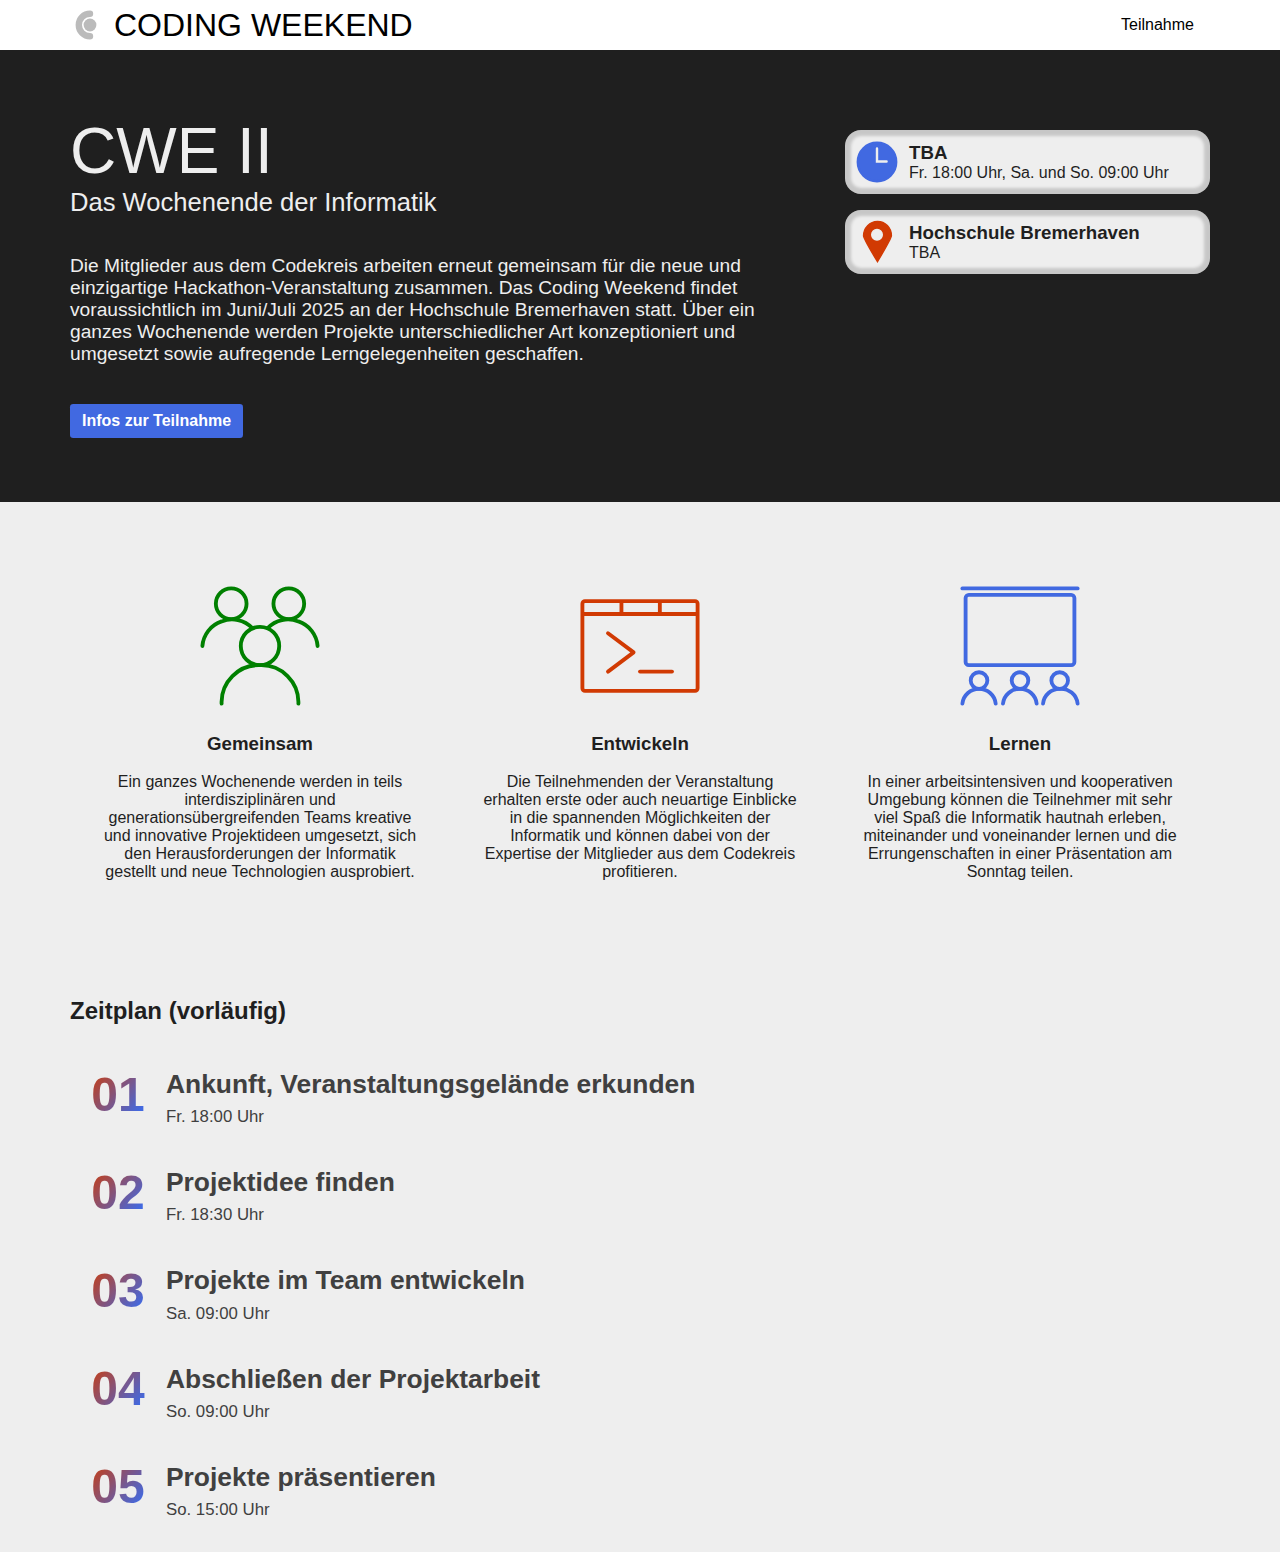
<file: index.html>
<!DOCTYPE html>
<html lang="de">
<head>
    <meta charset="utf-8">
    <meta name="viewport" content="width=device-width, initial-scale=1.0">
    <title>CWE II</title>
    <link rel="shortcut icon" href="favicon.ico">
    <link rel="stylesheet" href="css/site.css">
</head>
<body>
    <header>
        <div class="container">
            <button type="button" title="Navigation" onclick="document.getElementsByTagName('header')[0].classList.toggle('expanded')">
                <span></span>
                <span></span>
                <span></span>
            </button>
            <a href=".">
                <img src="images/Codekreis.svg" alt="Logo vom CWE">
                Coding Weekend
            </a>
            <nav>
                <ul>
                    <li><a href="register.html">Teilnahme</a></li>
                </ul>
            </nav>
        </div>
    </header>
    <main>
        <section class="hero-section">
            <div class="container">
                <div class="main">
                    <h1>CWE II</h1>
                    <h2>Das Wochenende der Informatik</h2>
                    <p>Die Mitglieder aus dem Codekreis arbeiten erneut gemeinsam für die neue und einzigartige Hackathon-Veranstaltung zusammen. Das Coding Weekend findet voraussichtlich im Juni/Juli 2025 an der Hochschule Bremerhaven statt. Über ein ganzes Wochenende werden Projekte unterschiedlicher Art konzeptioniert und umgesetzt sowie aufregende Lerngelegenheiten geschaffen.</p>
                    <a href="register.html" class="btn">Infos zur Teilnahme</a>
                </div>
                <div class="details">
                    <div>
                        <img src="images/time.svg" alt="Zeitpunkt der Veranstaltung">
                        <div>
                            <h3>TBA</h3>
                            <p>Fr. 18:00 Uhr, Sa. und So. 09:00 Uhr</p>
                        </div>
                    </div>
                    <div>
                        <img src="images/location.svg" alt="Ort der Veranstaltung">
                        <div>
                            <h3>Hochschule Bremerhaven</h3>
                            <p>TBA</p>
                        </div>
                    </div>
                </div>
            </div>
        </section>
        <section class="info">
            <div class="container">
                <div>
                    <img src="images/teams.svg" alt="Piktogramm eines arbeitenden Teams">
                    <h3>Gemeinsam</h3>
                    <p>Ein ganzes Wochenende werden in teils interdisziplinären und generationsübergreifenden Teams kreative und innovative Projektideen umgesetzt, sich den Herausforderungen der Informatik gestellt und neue Technologien ausprobiert.</p>
                </div>
                <div>
                    <img src="images/code.svg" alt="Piktogramm eines Terminal-Fensters">
                    <h3>Entwickeln</h3>
                    <p>Die Teilnehmenden der Veranstaltung erhalten erste oder auch neuartige Einblicke in die spannenden Möglichkeiten der Informatik und können dabei von der Expertise der Mitglieder aus dem Codekreis profitieren.</p>
                </div>
                <div>
                    <img src="images/show.svg" alt="Piktogramm einer Präsentation">
                    <h3>Lernen</h3>
                    <p>In einer arbeitsintensiven und kooperativen Umgebung können die Teilnehmer mit sehr viel Spaß die Informatik hautnah erleben, miteinander und voneinander lernen und die Errungenschaften in einer Präsentation am Sonntag teilen.</p>
                </div>
            </div>
        </section>
        <section class="schedule container">
            <h2>Zeitplan (vorläufig)</h2>
            <ol>
                <li>
                    <div>01</div>
                    <div>
                        <div>Ankunft, Veranstaltungsgelände erkunden</div>
                        <div>Fr. 18:00 Uhr</div>
                    </div>
                </li>
                <li>
                    <div>02</div>
                    <div>
                        <div>Projektidee finden</div>
                        <div>Fr. 18:30 Uhr</div>
                    </div>
                </li>
                <li>
                    <div>03</div>
                    <div>
                        <div>Projekte im Team entwickeln</div>
                        <div>Sa. 09:00 Uhr</div>
                    </div>
                </li>
                <li>
                    <div>04</div>
                    <div>
                        <div>Abschließen der Projektarbeit</div>
                        <div>So. 09:00 Uhr</div>
                    </div>
                </li>
                <li>
                    <div>05</div>
                    <div>
                        <div>Projekte präsentieren</div>
                        <div>So. 15:00 Uhr</div>
                    </div>
                </li>
            </ol>
        </section>
    </main>
    <footer></footer>
</body>
</html>
</file>
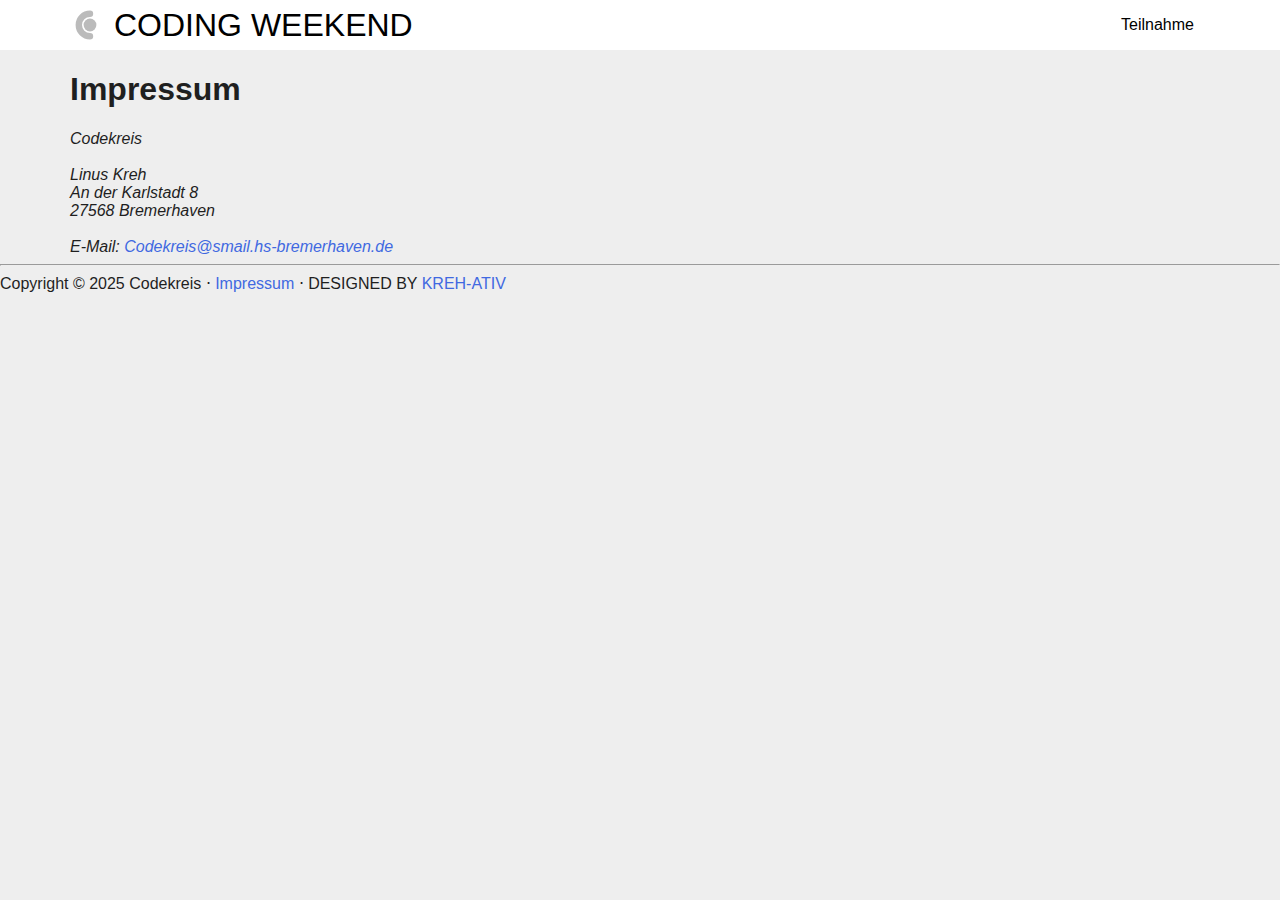
<file: impressum.html>
<!DOCTYPE html>
<html lang="de">
<head>
    <meta charset="utf-8">
    <meta name="viewport" content="width=device-width, initial-scale=1.0">
    <title>Teilnahme | CWE II</title>
    <link rel="shortcut icon" href="favicon.ico">
    <link rel="stylesheet" href="css/site.css">
</head>
<body>
    <header>
        <div class="container">
            <button type="button" title="Navigation" onclick="document.getElementsByTagName('header')[0].classList.toggle('expanded')">
                <span></span>
                <span></span>
                <span></span>
            </button>
            <a href=".">
                <img src="images/Codekreis.svg" alt="Logo vom CWE">
                Coding Weekend
            </a>
            <nav>
                <ul>
                    <li><a href="register.html">Teilnahme</a></li>
                </ul>
            </nav>            
        </div>
    </header>
    <main>
        <div class="container">
            <h1>Impressum</h1>
            <address>
                Codekreis
                <br><br>
                Linus Kreh<br>An der Karlstadt 8<br>27568 Bremerhaven
                <br><br>
                E-Mail: <a href="mailto:codekreis@smail.hs-bremerhaven.de" class="link">Codekreis@smail.hs-bremerhaven.de</a>
            </address>
        </div>
    </main>
    <footer>
        <hr>
        Copyright © 2025 Codekreis ⋅ <a href="../impressum.html" class="link">Impressum</a> ⋅ DESIGNED BY <a href="https://kreh-ativ.de" target="_blank" class="link">KREH-ATIV</a>
    </footer>
</body>
</html>
</file>
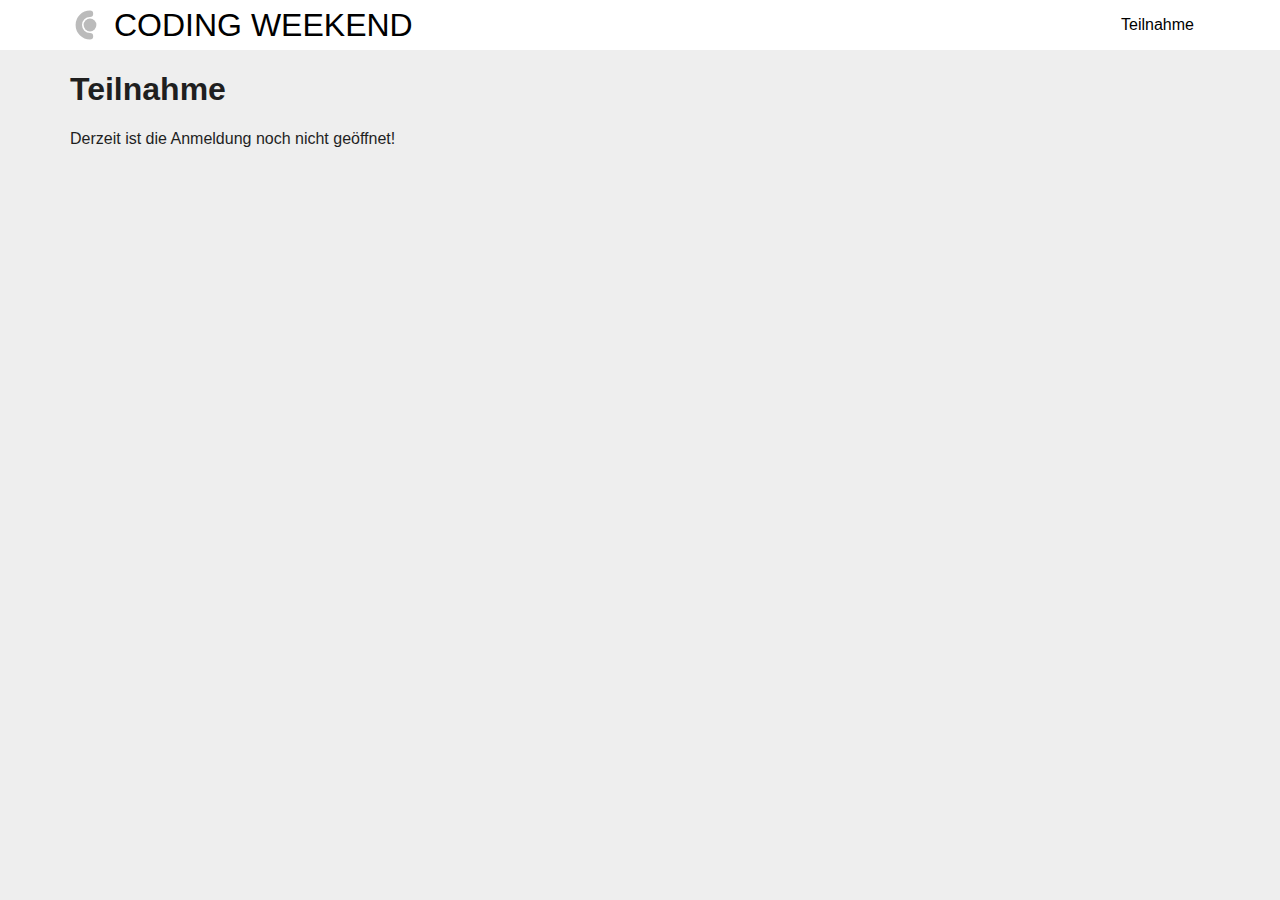
<file: register.html>
<!DOCTYPE html>
<html lang="de">
<head>
    <meta charset="utf-8">
    <meta name="viewport" content="width=device-width, initial-scale=1.0">
    <title>Teilnahme | CWE II</title>
    <link rel="shortcut icon" href="favicon.ico">
    <link rel="stylesheet" href="css/site.css">
</head>
<body>
    <header>
        <div class="container">
            <button type="button" title="Navigation" onclick="document.getElementsByTagName('header')[0].classList.toggle('expanded')">
                <span></span>
                <span></span>
                <span></span>
            </button>
            <a href=".">
                <img src="images/Codekreis.svg" alt="Logo vom CWE">
                Coding Weekend
            </a>
            <nav>
                <ul>
                    <li><a href="register.html">Teilnahme</a></li>
                </ul>
            </nav>            
        </div>
    </header>
    <main>
        <div class="container">
            <h1>Teilnahme</h1>
            <p>Derzeit ist die Anmeldung noch nicht geöffnet!</p>
        </div>
    </main>
    <footer></footer>
</body>
</html>
</file>
<file: css/site.css>
:root {
    font-size: 16px;
    font-family: 'Segoe UI', Tahoma, Geneva, Verdana, sans-serif;
    --bg-color: #eeeeee;
    --color: #1f1f1f;
    --info-color: #404040;
    --bg-color-inverted: var(--color);
    --color-inverted: var(--bg-color);
    --nav-bg-color: white;
    --nav-bg-hover-color: #eee;
    --nav-color: black;
}

body {
    margin: 0;
    background-color: var(--bg-color);
    color: var(--color);
}

header {
    background-color: var(--nav-bg-color);
}
header .container {
    display: flex;
}
header button {
    border: none;
    background-color: transparent;
    height: 48px;
    width: 48px;
    display: flex;
    flex-direction: column;
    justify-content: space-between;
    padding: 18px 1em;
    margin-left: -1em;
    margin-block: 2px;
    border-radius: .3em;
}
header button:hover, header li > a:hover {
    background-color: var(--nav-bg-hover-color);
    text-decoration: underline;
}
header button span {
    display: block;
    height: 1px;
    width: 100%;
    background-color: var(--nav-color);
    transition: transform 0.5s;
}
header a {
    color: var(--nav-color);
    text-decoration: none;
}
header button + a {
    display: flex;
    align-items: center;
    font-weight: 200;
    font-size: 2em;
    text-transform: uppercase;
}
header button + a > img {
    margin-inline: 4px 8px;
    height: 32px;
}
header nav > ul {
    display: none;
    padding: 0;
    list-style-type: none;
    position: absolute;
    top: 0;
    margin-top: calc(48px + 4px);
    left: 0;
    width: 100%;
    flex-direction: column;
    box-shadow: inset 0 1px 7px 0px rgba(0,0,0,0.16);
    background-color: var(--nav-bg-color);
}
header nav > ul li {
    display: block;
}
header nav > ul li > a {
    display: block;
    padding: 1em;
    transition: background-color 0.25s;
}

header.expanded nav > ul {
    display: flex;
}
header.expanded button {
    padding: 23px 1em;
}
header.expanded button span:first-child {
    transform: rotate(45deg);
}
header.expanded button span:last-child {
    transform: rotate(-45deg);
}
header.expanded button span:nth-child(2) {
    transform: scaleY(0);
}

.container {
    margin: auto;
    max-width: 1140px;
    padding-inline: 1em;    
}

section.hero-section {
    background-color: var(--bg-color-inverted);
    color: var(--color-inverted);
}
section.hero-section .main{
    flex: 200px 3 3;
}
section.hero-section .details{
    flex: 200px 1 1;
}

section.hero-section .main h1 {
    font-weight: 100;
    font-size: 3em;
    text-transform: uppercase;
    margin: 0;
    word-break: break-all;
}
section.hero-section .main h2 {
    margin-top: 0;
    font-weight: 500;
    margin: 0;
}
section.hero-section .main p {
    margin-block: 2em;
}
section.hero-section .details > div {
    background-color: var(--bg-color);
    color: var(--color);
    border-radius: 1em;
    display: flex;
    align-items: center;
    margin-block: 1em;
    padding: .5em;
}
section.hero-section .details > div {
    box-shadow: inset 0px 0px 3px 6px rgba(0,0,0,0.16);
}
section.hero-section .details > div img {
    height: 48px;
    margin-right: 8px;
}
section.hero-section .details > div h3 {
    margin-block-start: 0;
    margin-block-end: 0;
}
section.hero-section .details > div p {
    margin-block: 0;    
}

section.hero-section .container {
    padding-block: 4em;
    display: flex;
    flex-direction: column-reverse;
}

a.link {
    text-decoration: none;
    color: royalblue;
}
a.link:hover {
    text-decoration: underline;
}
a.link:visited {
    color: cornflowerblue;
}
a.btn {
    display: inline-block;
    font-weight: 600;
    background-color: royalblue;
    color: white;
    padding: .5em .75em;
    text-decoration: none;
    border-radius: 0.2em;
    min-width: 5em;
    text-align: center;
    transition: background-color 0.5s;
}
a.btn:hover {
    background-color: cornflowerblue;
}

section.info img {
    height: 128px;
}
section.info > .container {
    display: flex;
    flex-wrap: wrap;
    padding-block: 3em;
    text-align: center;
    justify-content: center;
}
section.info > .container > div {
    max-width: 350px;
    flex: 200px 1 1;
    margin: 2em;
}

section.schedule ol {
    padding: 0;
    list-style: none;
}
section.schedule li {
    color: var(--info-color);
    display: flex;
    padding-block: 1em;
}
section.schedule li > div:first-child {
    margin-block: auto;
    text-align: center;
    font-size: 1.5em;
    min-width: 3em;
    font-weight: 600;
    background-image: linear-gradient(130deg, #d23a03 15%, royalblue 75%);
    -webkit-background-clip: text;
    -webkit-text-fill-color: transparent;
    background-clip: text;
}
section.schedule li > div:last-child {
    margin-block: auto;
}
section.schedule li > div:last-child > div:first-child {
    font-size: 1.1em;
    font-weight: 600;
    line-height: 1.75em;
}

@media (min-width: 640px) {
    header .container {
        justify-content: space-between;
    }
    header button {
        display: none;
    }
    header nav > ul {
        display: flex;
        flex-direction: row;
        position: static;
        margin: 0;
        box-shadow: none;
    }

    
    section.hero-section .container {
        flex-direction: row;
    }
    section.hero-section .main h1 {
        font-size: 4em;
    }
    section.hero-section .main h2 {
        font-size: 1.6em;
    }
    section.hero-section .main p {
        font-size: 1.2em;
    }
    section.hero-section .details{
        margin-inline-start: 5em;
    }

    section.schedule li > div:first-child {
        font-size: 3em;
        min-width: 2em;
    }
    section.schedule li > div:last-child {
        font-size: 1.5em;
    }
    section.schedule li > div:last-child > div:last-child {
        font-size: .7em;
    }
}
</file>
